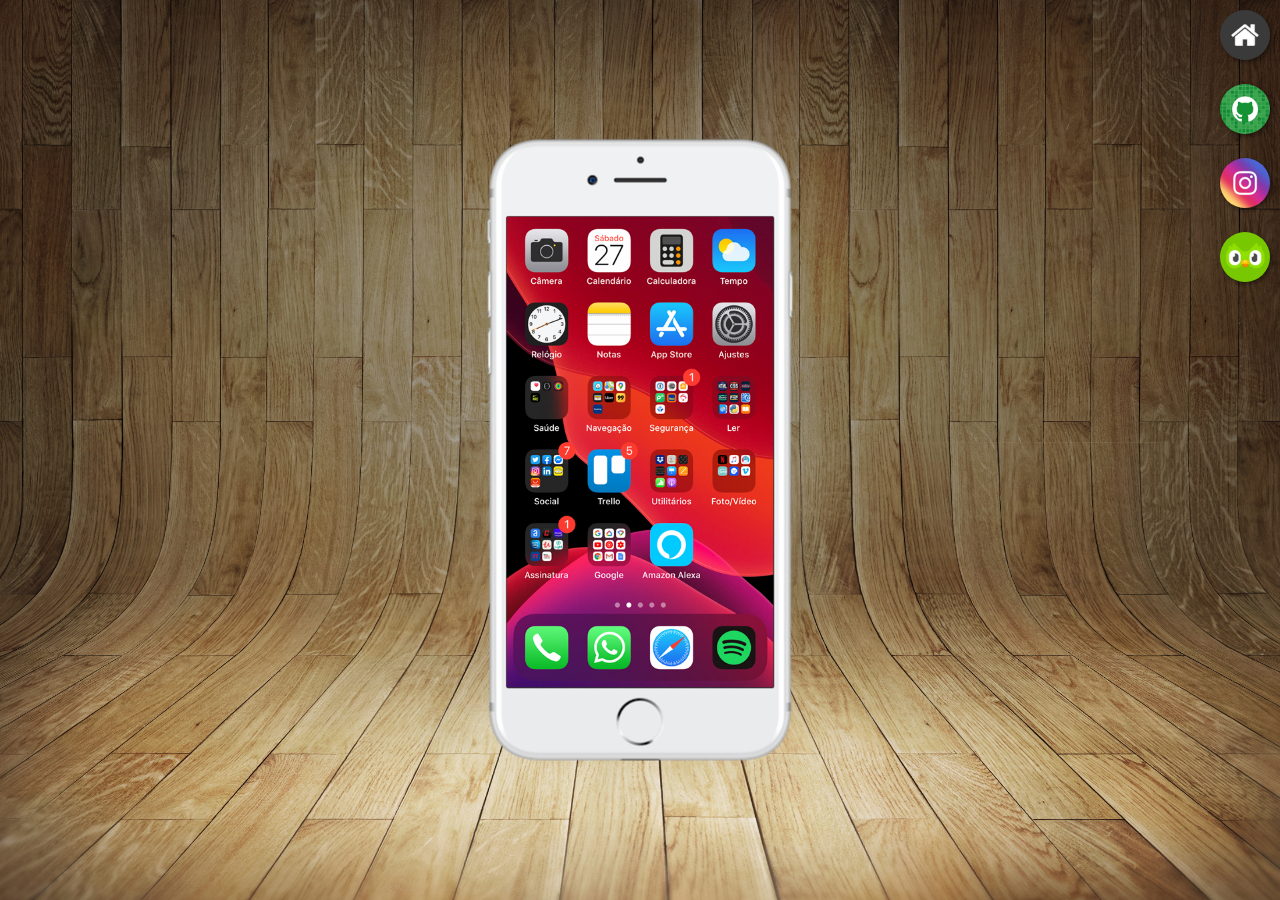
<file: index.html>
<!DOCTYPE html>
<html lang="pt-br">
<head>
    <meta charset="UTF-8">
    <meta name="viewport" content="width=device-width, initial-scale=1.0">
    <link rel="shortcut icon" href="favicon.ico" type="image/x-icon">
    <title>Projeto Redes Sociais</title>
    <link rel="stylesheet" href="estilos/style.css">
</head>
<body>
    <main>
        <section id="telefone">
            <iframe src="home.html" name="tela" id="tela" frameborder="0"></iframe>
        </section>
        <section id="redes_sociais">
            <a href="home.html" target="tela"><img src="imagens/logo-home.jpg"></a><br>
            <a href="github.html" target="tela"><img src="imagens/logo-github.jpg"></a><br>
            <a href="instagram.html" target="tela"><img src="imagens/logo-instagram.jpg" alt=""></a><br>
            <a href="duolingo.html" target="tela"><img src="imagens/logo-duo.png" alt=""></a><br>
        </section>
    </main>
</body>
</html>
</file>
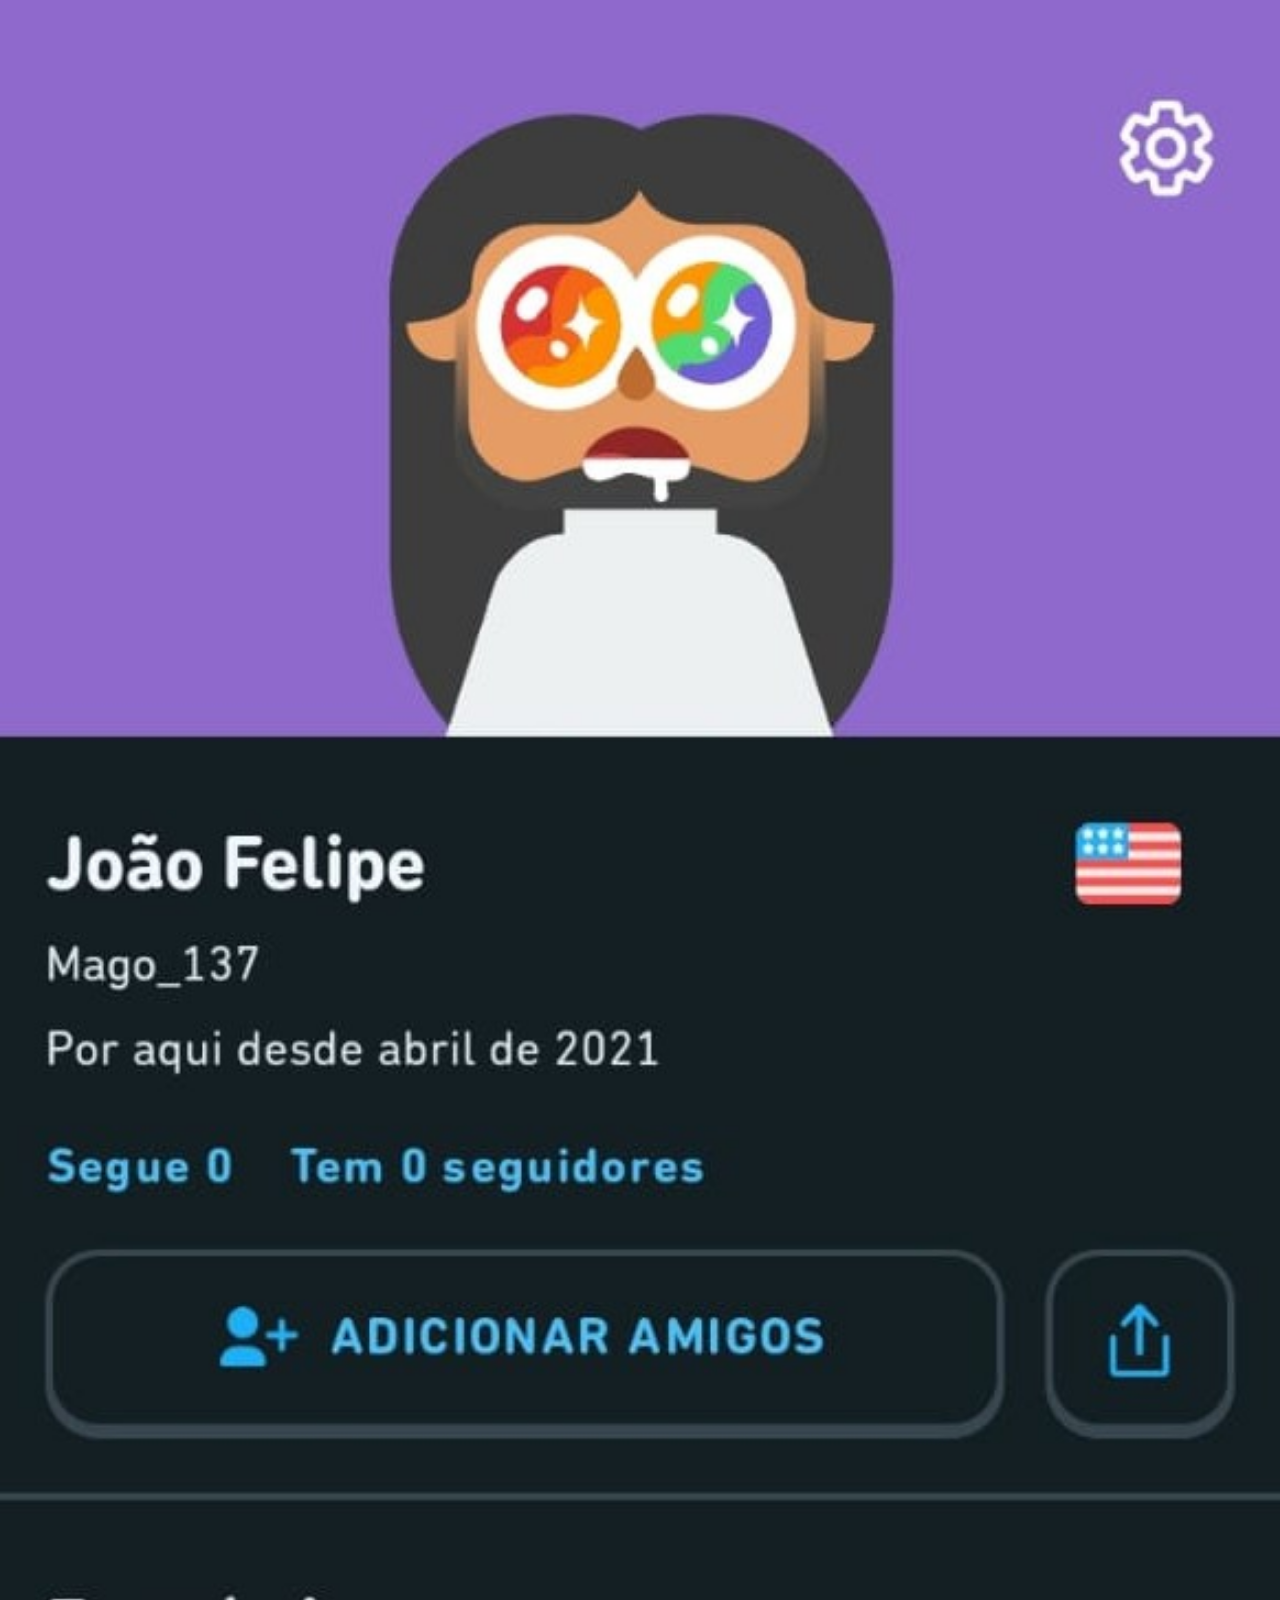
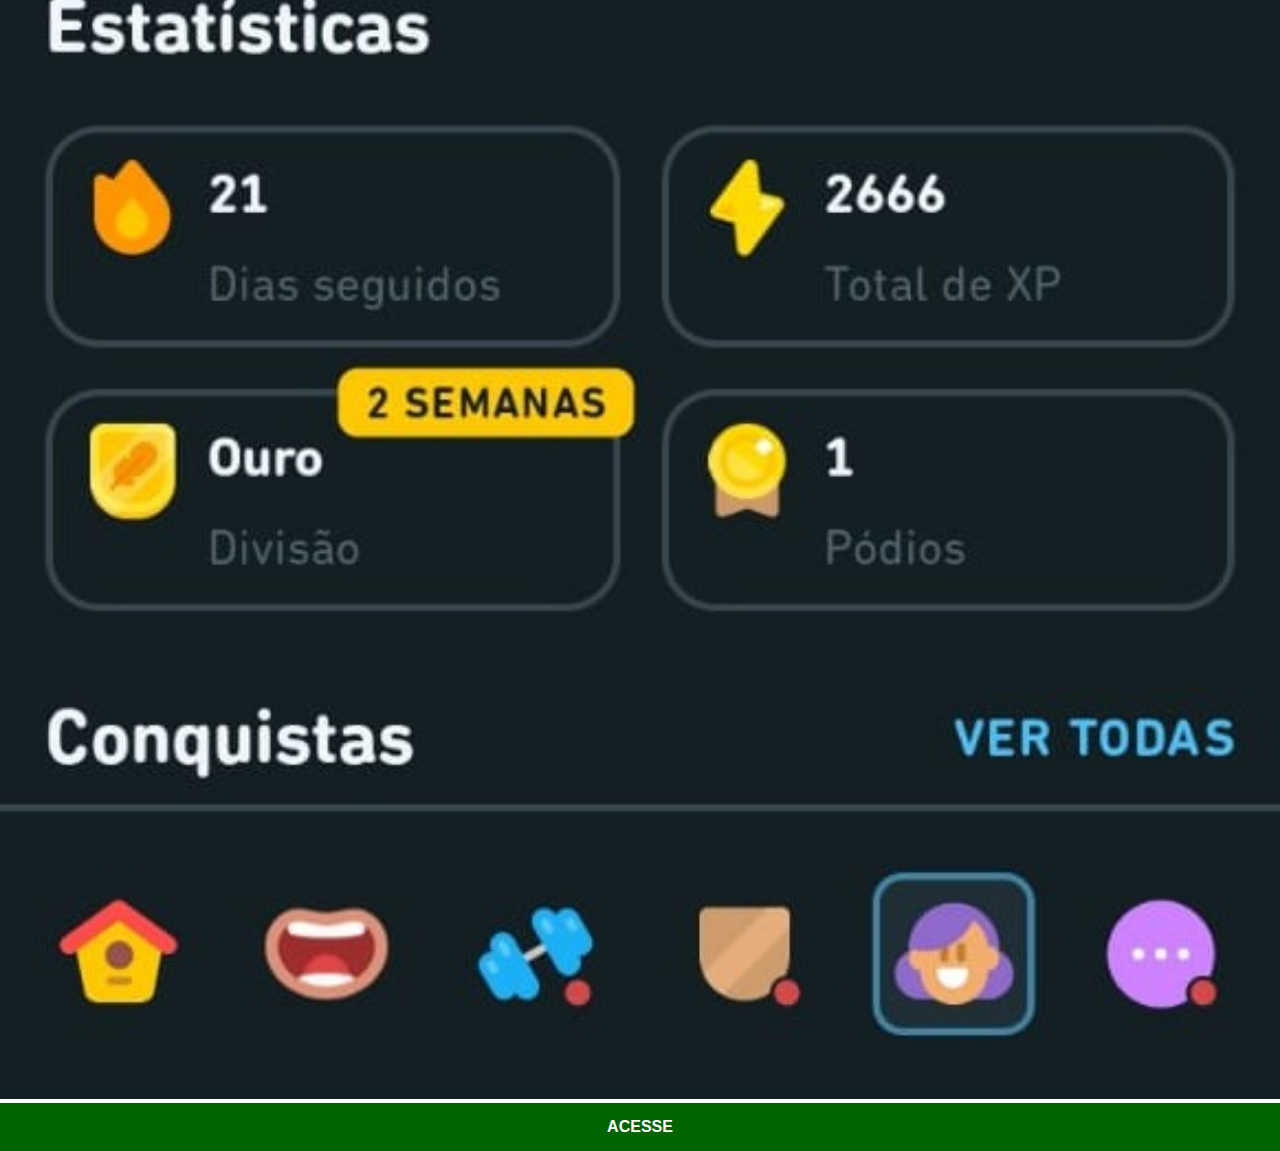
<file: duolingo.html>
<!DOCTYPE html>
<html lang="pt-br">
<head>
    <meta charset="UTF-8">
    <meta name="viewport" content="width=device-width, initial-scale=1.0">
    <title>Twitter</title>
    <link rel="stylesheet" href="estilos/social.css">
</head>
<body>
    <img src="imagens/tela-duo.jpeg" alt="Twitter">
    <a href="https://www.duolingo.com/profile/Mago_137" target="_blank">ACESSE</a>
</body>
</html>
</file>
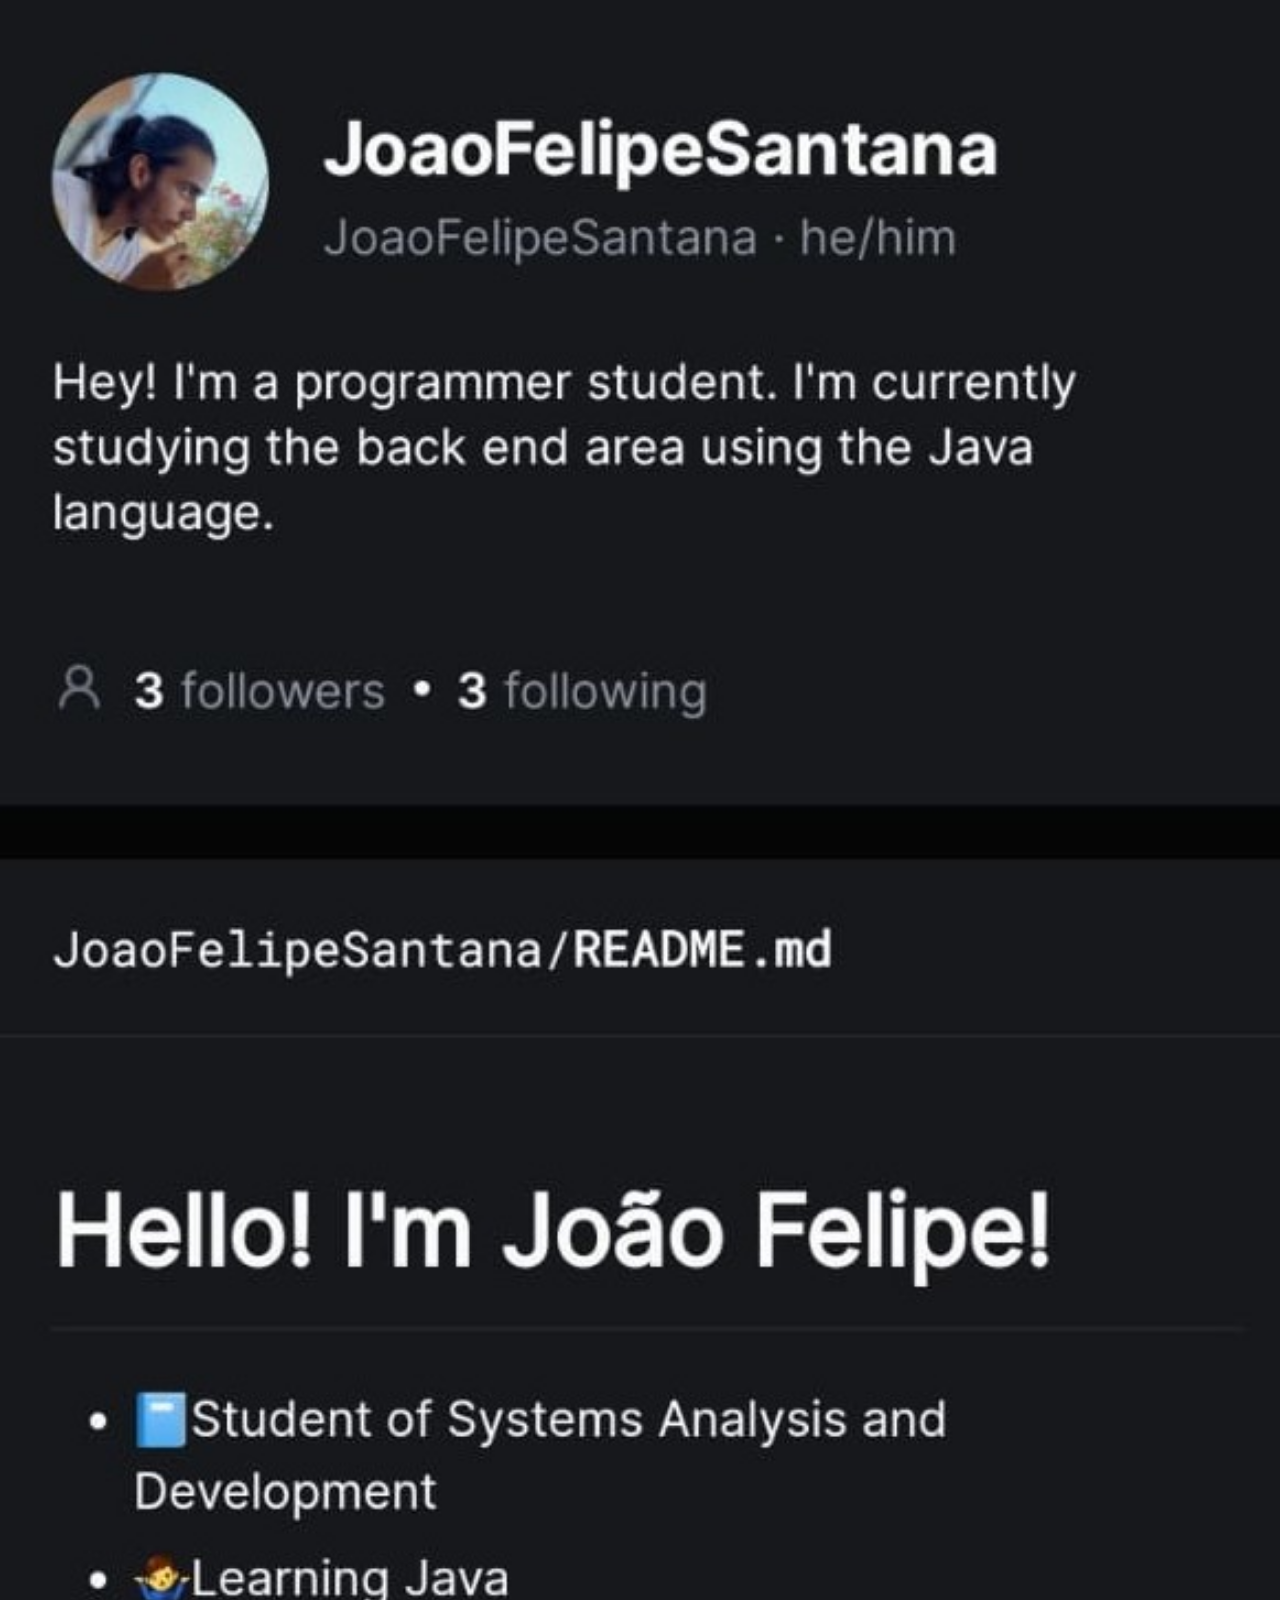
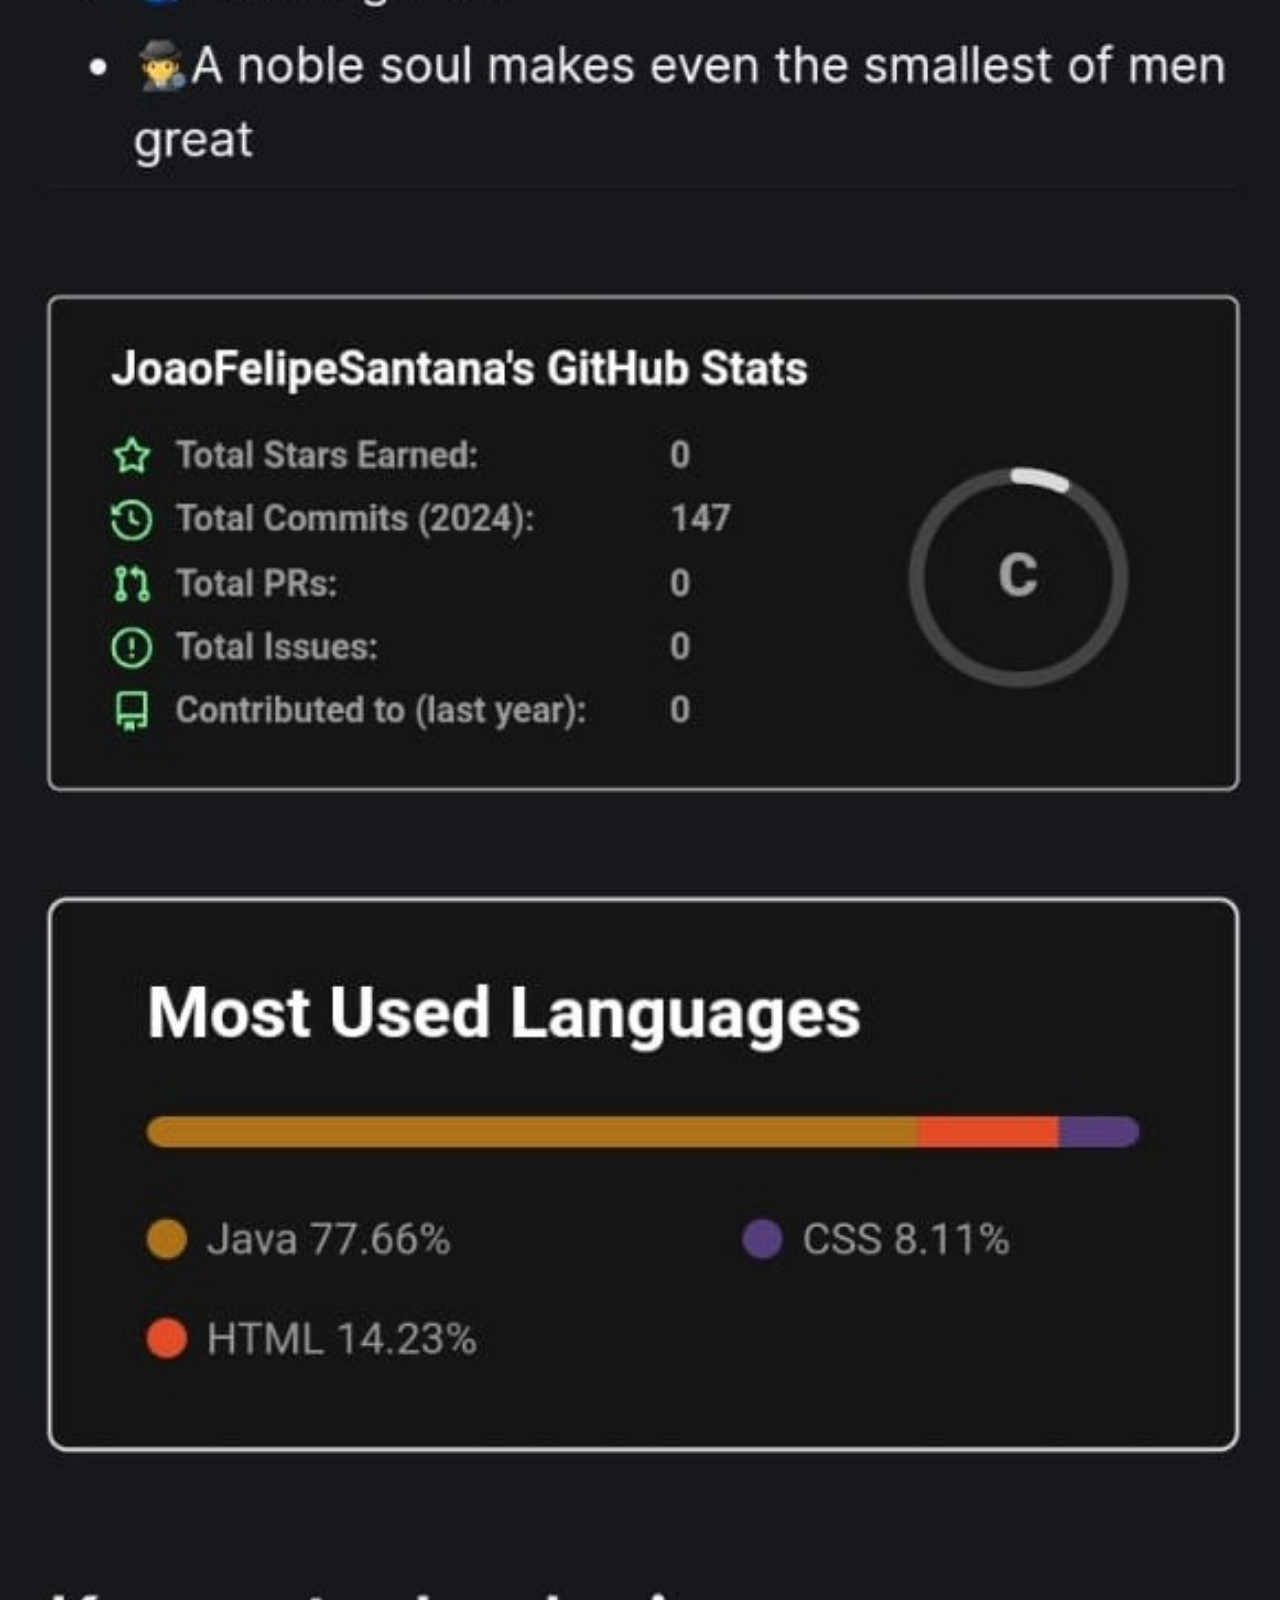
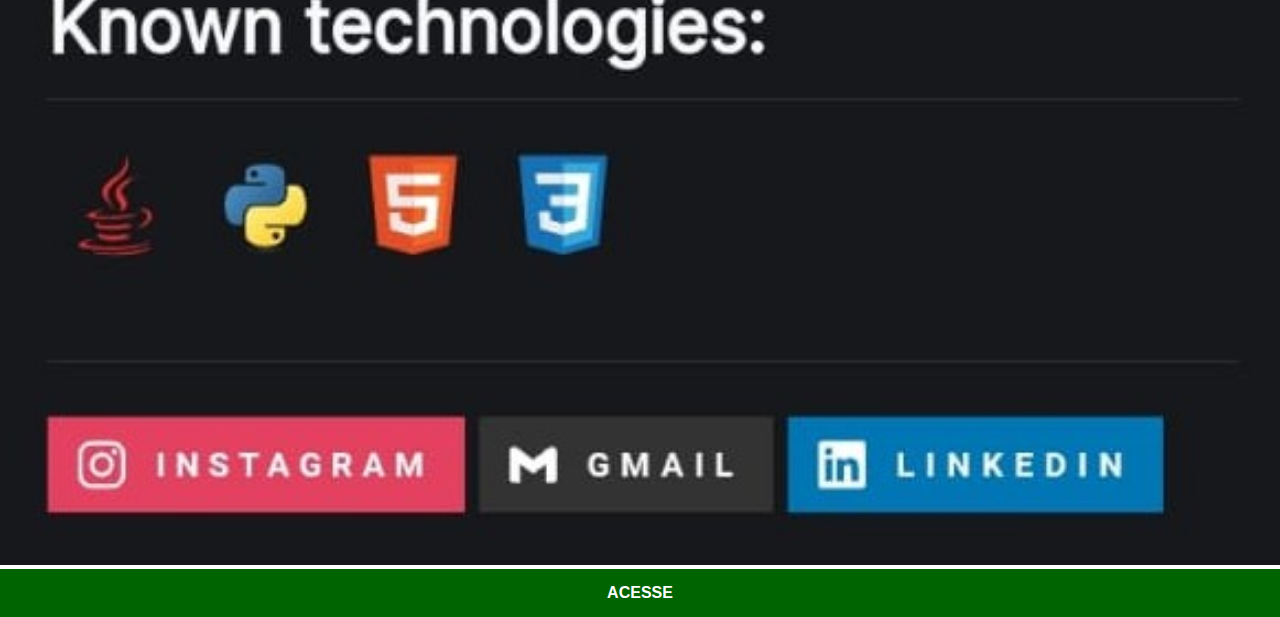
<file: github.html>
<!DOCTYPE html>
<html lang="pt-br">
<head>
    <meta charset="UTF-8">
    <meta name="viewport" content="width=device-width, initial-scale=1.0">
    <title>Github</title>
    <link rel="stylesheet" href="estilos/social.css">
</head>
<body>
    <img src="imagens/tela-github.jpeg" alt="Github">
    <a href="https://github.com/JoaoFelipeSantana" target="_blank">ACESSE</a>
</body>
</html>
</file>
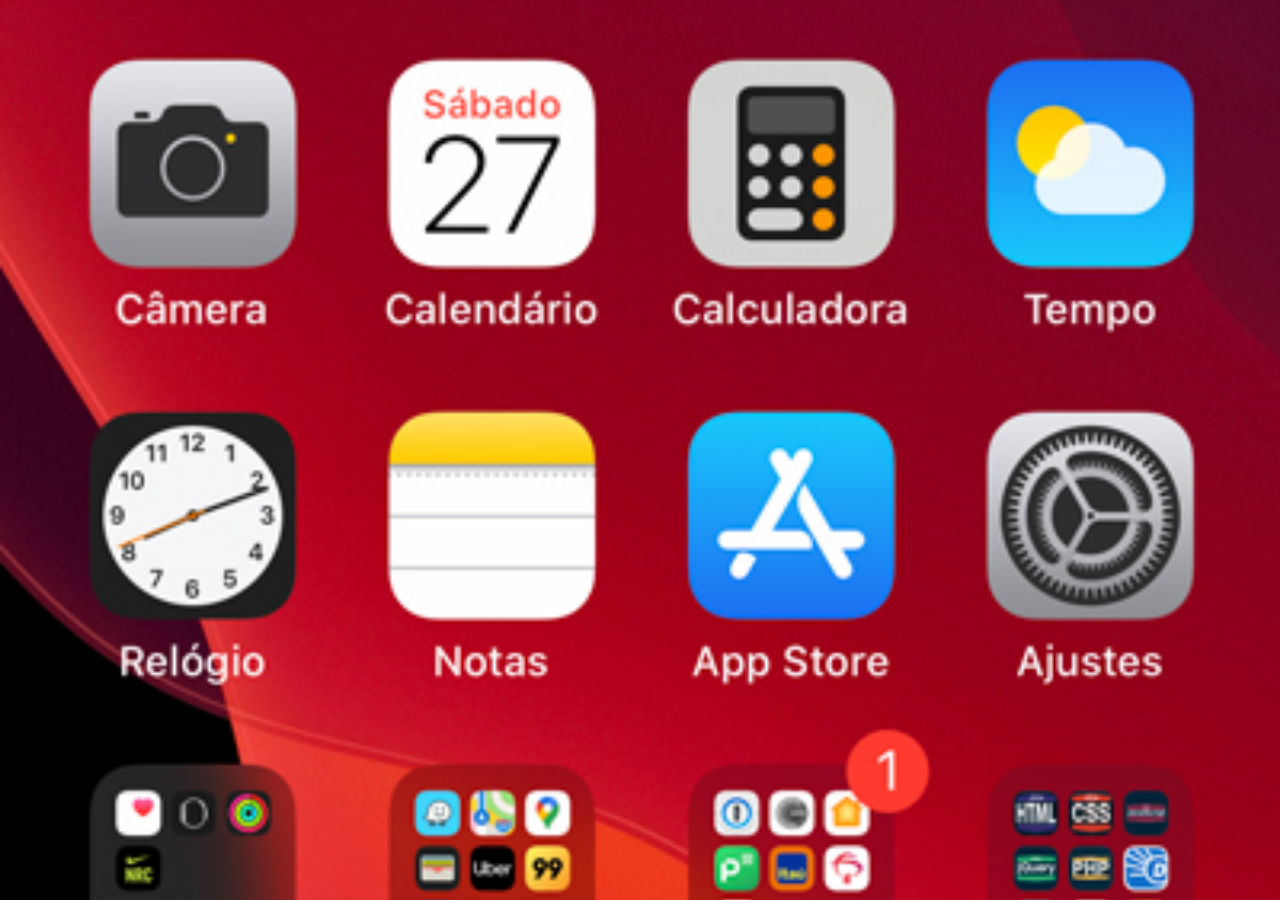
<file: home.html>
<!DOCTYPE html>
<html lang="pt-br">
<head>
    <meta charset="UTF-8">
    <meta name="viewport" content="width=device-width, initial-scale=1.0">
    <title>Home</title>
</head>
<style>
    * {
        margin: 0px;
        padding: 0px;
    }

    body {
        width: 100vw;
        height: 100vh;
        background: black url('imagens/tela-home.jpg') no-repeat top center;
        background-size: cover;
    }
</style>
<body>
    
</body>
</html>
</file>
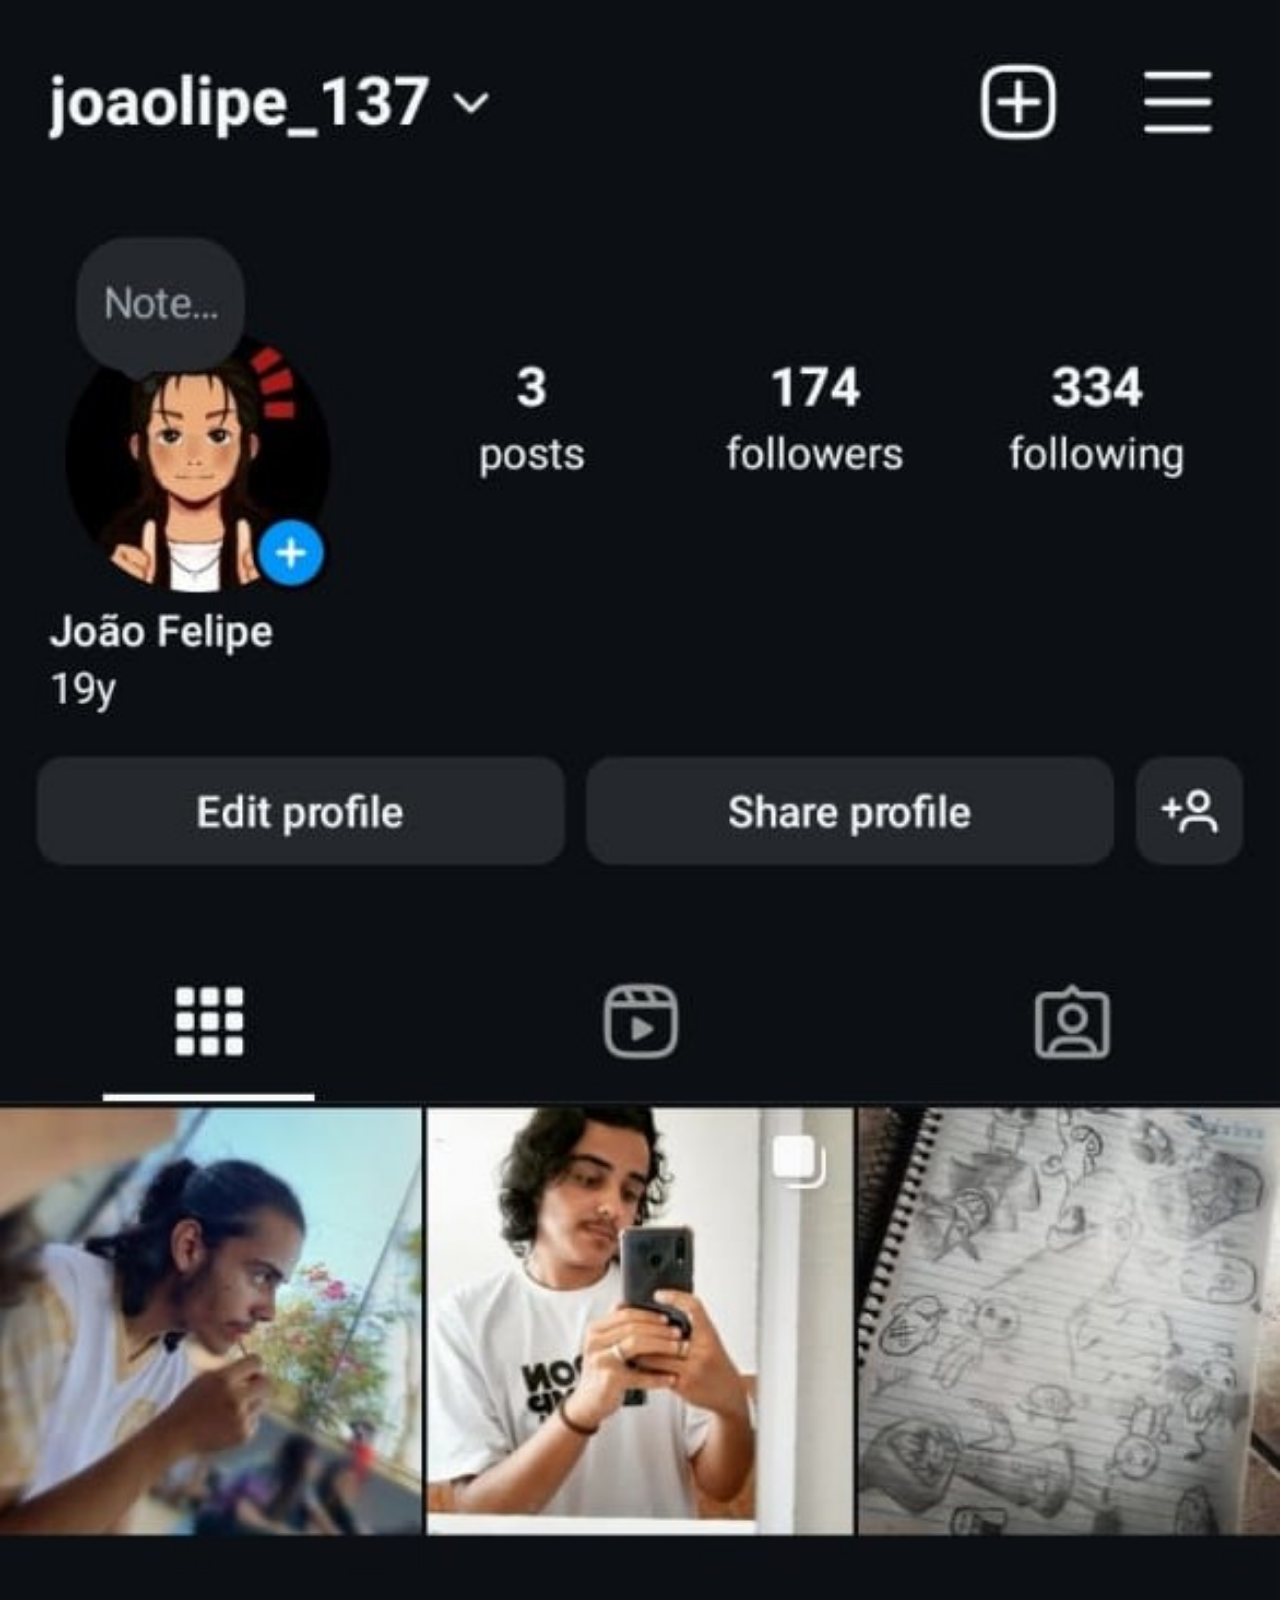
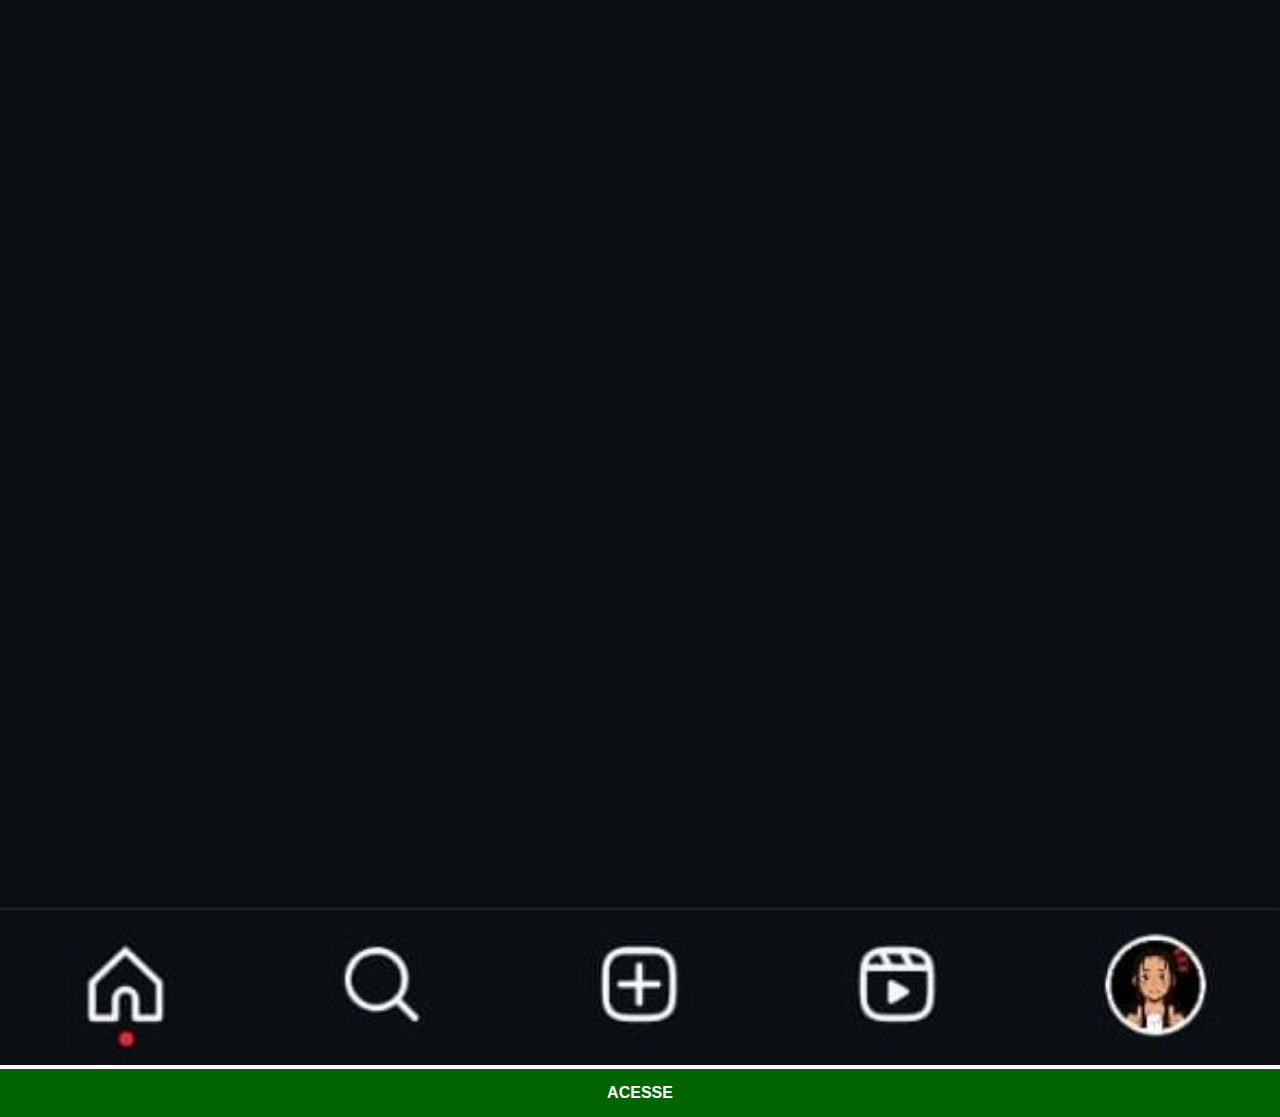
<file: instagram.html>
<!DOCTYPE html>
<html lang="pt-br">
<head>
    <meta charset="UTF-8">
    <meta name="viewport" content="width=device-width, initial-scale=1.0">
    <title>Instagram</title>
    <link rel="stylesheet" href="estilos/social.css">
</head>
<body>
    <img src="imagens/tela-instagram.jpeg" alt="Instagram">
    <a href="https://www.instagram.com/joaolipe_137/" target="_blank">ACESSE</a>
</body>
</html>
</file>
<file: estilos/style.css>
@chartset "UTF-8";

* {
    margin: 0px;
    padding: 0px;
    font-family: Arial, Helvetica, sans-serif;
}

html, body {
    height: 100vh;
    width: 100vw;
    background-color: black;
}

body {
    background: url('../imagens/fundo-madeira.jpg') no-repeat top center;
    background-size: cover;
    background-attachment: fixed;
}

main {
    height: 100vh;
    position: relative;
}

section#telefone {
    position: absolute;
    top: 50%;
    left: 50%;
    transform: translate(-50%, -50%);
    height: 627px;
    width: 311px;
    background-color: burlywood;
    background: url('../imagens/frame-iphone.png') no-repeat;
}

section#redes_sociais {
    text-align: right;
}

section#redes_sociais img {
    width: 50px;
    margin: 10px;
    border-radius: 50%;
    box-shadow: 2px 2px 5px rgba(0, 0, 0, 0.474);
    box-sizing: border-box;
}

section#redes_sociais img:hover {
    border: 2px solid white;
    transform: translate(-5px, -5px);
    box-shadow: 5px 5px 10px rgba(0, 0, 0, 0.778);
    transition-duration: 0.3s;
}

iframe#tela {
    position: relative;
    top: 80px;
    left: 22.4px;
    width: 267px;
    height: 471px;
}
</file>
<file: estilos/social.css>
@charset "UTF-8";

* {
    margin: 0px;
    padding: 0px;
    font-family: Arial, Helvetica, sans-serif;
}

::-webkit-scrollbar {
    width: 0px;
    height: 0px;
}

img {
    width: 100vw;
}

a {
    display: block;
    background-color: darkgreen;
    color: white;
    padding: 15px;
    text-align: center;
    text-decoration: none;
    font-weight: bolder;
}

a:hover {
    background-color: green;
}
</file>
